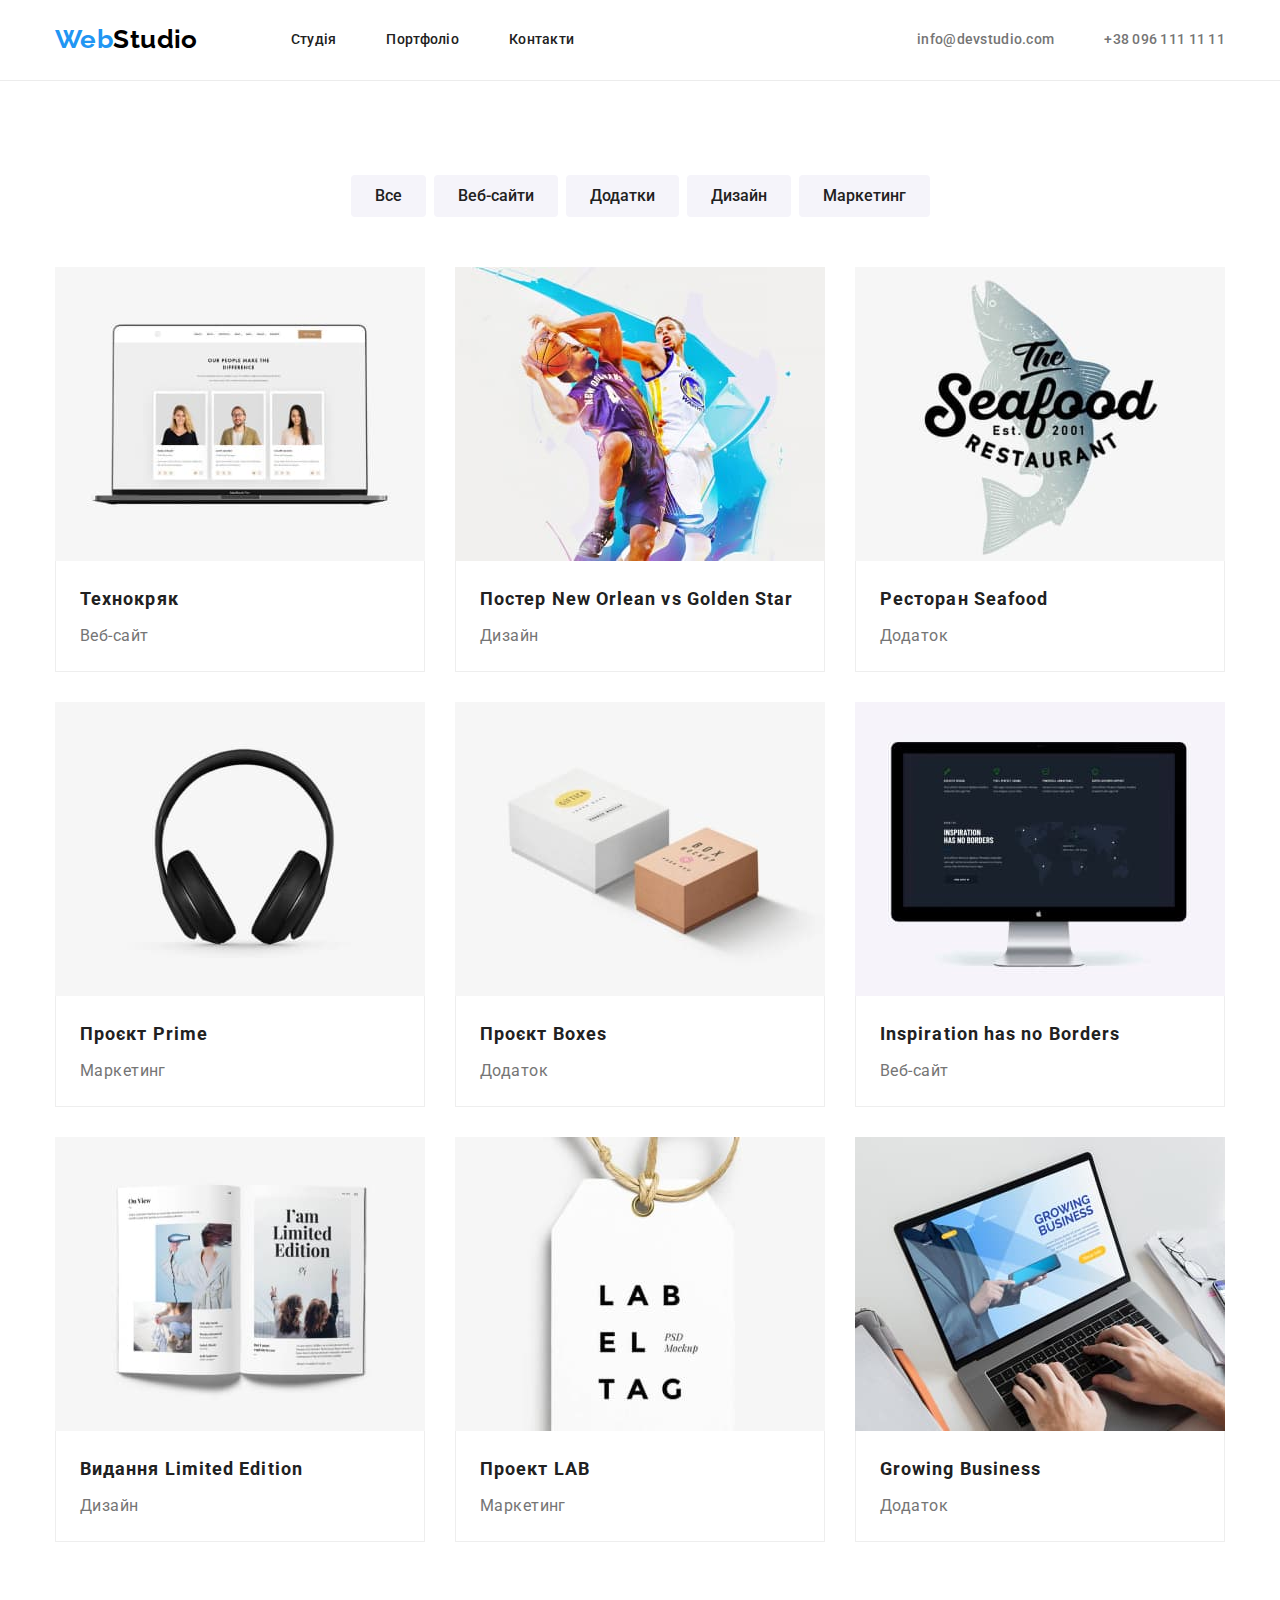
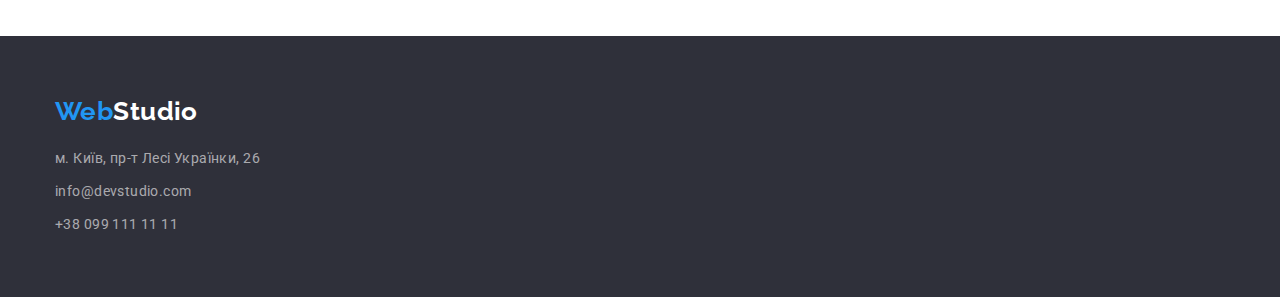
<file: portfolio.html>
<!DOCTYPE html>
<html lang="uk">
  <head>
    <meta charset="UTF-8" />
    <meta http-equiv="X-UA-Compatible" content="IE=edge" />
    <meta name="viewport" content="width=device-width, initial-scale=1.0" />
    <title>Portfolio</title>
    <link rel="preconnect" href="https://fonts.googleapis.com" />
    <link rel="preconnect" href="https://fonts.gstatic.com" crossorigin />
    <link
      href="https://fonts.googleapis.com/css2?family=Raleway:wght@700&family=Roboto:wght@400;500;700;900&display=swap"
      rel="stylesheet"
    />
    <link
      rel="stylesheet"
      href="https://cdnjs.cloudflare.com/ajax/libs/modern-normalize/1.1.0/modern-normalize.min.css"
    />
    <link rel="stylesheet" href="./css/styles.css" />
  </head>

  <body>
    <!-- шапка -->

    <header class="page-header portfolio-header">
      <div class="container">
        <nav class="nav">
          <a class="logo" href="./index.html"
            ><span class="logo-web">Web</span>Studio</a
          >

          <ul class="site-nav list">
            <li class="item"><a href="./index.html" class="link">Студія</a></li>
            <li class="item"><a href="./portfolio.html" class="link">Портфоліо</a></li>
            <li class="item"><a href="" class="link">Контакти</a></li>
          </ul>
        </nav>

        <ul class="contacts-header list">
          <li class="item">
            <a href="mailto:info@devstudio.com" class="link"
              >info@devstudio.com</a
            >
          </li>
          <li class="item">
            <a href="tel:+380961111111" class="link"
              >+38 096 111 11 11</a
            >
          </li>
        </ul>
      </div>
    </header>

    <!-- Портфоліо -->

    <main>
      <section class="portfolio">
        <div class="container">
          <ul class="list-btn">
            <li class="item-btn"><button type="button" class="portfolio-btn">Все</button></li>
            <li class="item-btn">
              <button type="button" class="portfolio-btn">Веб-сайти</button>
            </li>
            <li class="item-btn">
              <button type="button" class="portfolio-btn">Додатки</button>
            </li>
            <li class="item-btn"><button type="button" class="portfolio-btn">Дизайн</button></li>
            <li class="item-btn">
              <button type="button" class="portfolio-btn">Маркетинг</button>
            </li>
          </ul>

          <ul class="list">
            <li class="item">
              <img
                src="./images/imgp1.jpg"
                width="370"
                alt="3 людини на карточках"
              />
              <div class="card"><h2 class="portfolio-title">Технокряк</h2>
              <p>Веб-сайт</p></div>
            </li>
            <li class="item">
              <img
                src="./images/imgp2.jpg"
                width="370"
                alt="2 людини грають в баскетбол"
              />
              <div class="card"><h2 class="portfolio-title">Постер New Orlean vs Golden Star</h2>
              <p>Дизайн</p></div>
            </li>
            <li class="item">
              <img src="./images/imgp3.jpg" width="370" alt="логотип риба" />
              <div class="card"><h2 class="portfolio-title">Ресторан Seafood</h2>
              <p>Додаток</p></div>
            </li>
            <li class="item">
              <img src="./images/imgp4.jpg" width="370" alt="навушники" />
              <div class="card"><h2 class="portfolio-title">Проєкт Prime</h2>
              <p>Маркетинг</p></div>
            </li>
            <li class="item">
              <img
                src="./images/imgp5.jpg"
                width="370"
                alt="2 коробки білий та світлокоричневий"
              />
              <div class="card"><h2 class="portfolio-title">Проєкт Boxes</h2>
              <p>Додаток</p></div>
            </li>
            <li class="item">
              <img
                src="./images/imgp6.jpg"
                width="370"
                alt="монітор з зображенням"
              />
              <div class="card"><h2 class="portfolio-title">Inspiration has no Borders</h2>
              <p>Веб-сайт</p></div>
            </li>
            <li class="item">
              <img src="./images/imgp7.jpg" width="370" alt="журнал" />
              <div class="card"><h2 class="portfolio-title">Видання Limited Edition</h2>
              <p>Дизайн</p></div>
            </li>
            <li class="item">
              <img
                src="./images/imgp8.jpg"
                width="370"
                alt="бірка білого кольору"
              />
              <div class="card"><h2 class="portfolio-title">Проект LAB</h2>
              <p>Маркетинг</p></div>
            </li>
            <li class="item">
              <img
                src="./images/imgp9.jpg"
                width="370"
                alt="ноутбук з руками"
              />
              <div class="card"><h2 class="portfolio-title">Growing Business</h2>
              <p>Додаток</p></div>
            </li>
          </ul>
        </div>
      </section>
    </main>

    <!-- підвал -->

    <footer class="footer">
      <div class="container">
        <a class="logo" href="./index.html"
          ><span class="logo-web">Web</span>Studio</a
        >

        <address>
          <ul class="list">
            <li>
              <a
                href="https://goo.gl/maps/cwUCHpKbUyFMeZRM7"
                target="_blank"
                rel="noopener noreferrer nofollow"
                class="contacts-footer link"
                >м. Київ, пр-т Лесі Українки, 26</a
              >
            </li>
            <li>
              <a href="mailto:info@devstudio.com" class="contacts-footer link"
                >info@devstudio.com</a
              >
            </li>
            <li>
              <a href="tel:+380991111111" class="contacts-footer link"
                >+38 099 111 11 11</a
              >
            </li>
          </ul>
        </address>
      </div>
    </footer>
  </body>
</html>
</file>
<file: css/styles.css>
:root {
    --bcg-white-color:#FFFFFF;
    --bcg-grey-color:#F5F4FA;
    --bcg-black-color: #2F303A;
    --btn-blue-color:#2196F3;
    --text-color:#757575;
    --text-h-color: #212121;
    --text-logo-color: #000000;
}

body {
    margin: 0;
    background-color: var(--bcg-white-color);
    color: var(--text-color);
    font-family: 'Roboto', sans-serif;
    font-weight: 400;
    font-size: 14px;

    letter-spacing: 0.03em;

}

/* Властивості контейнерів */

.container {
    margin-left: auto;
    margin-right: auto;
    width: 1200px;
    padding:0 15px;

}


/* обнулення меж списків та заголовків */

.list, .list-btn {
    padding: 0;
    margin: 0;
    list-style: none;
}

h1,
h2,
h3,
h4,
h5,
h6,
p {
    margin-top: 0;
    margin-bottom: 0;
}

img {
    display: block;
    max-width: 100%;
    height: auto;
}

/* Властивості заголовків */

.section-title {
    color: var(--text-h-color);
    font-weight: 700;
    font-size: 36px;
    line-height: 1.16;
    text-align: center;
}




 /* СТУДІЯ */

 /* флекс шапки */

.page-header > .container {
    display: flex;
    justify-content: space-between;
}

.nav {
    display: flex;
    justify-content: space-between;
    align-items: center;
}

.nav > .list {
    display: flex;
    padding: 0;
}
/* шапка */



.page-header ul{
    list-style: none;
}

.page-header {
    border-bottom: 1px solid #ECECEC;
}

 /* логотип */

.logo {
    font-family: 'Raleway', sans-serif;
    font-weight: 700;
    font-size: 26px;
    line-height: 1.2;
    color: var(--text-logo-color);
    text-decoration: none;

    margin-right: 93px;
}

.logo-web {
    color: var(--btn-blue-color);
}

/* навігація */

.site-nav .link{
    display: block;
    padding-top: 32px;
    padding-bottom: 32px;

    font-weight: 500;
    font-size: 14px;
    line-height: 1.14;
    letter-spacing: 0.02em;
    color: var(--text-h-color);
    text-decoration: none;
}

.site-nav .item:not(:last-child){
    margin-right: 50px;
}

 /* Посилання */

.link{
    text-decoration: none;
    color: var(--text-color);
}

.link:hover,
.link:focus{
    color: var(--btn-blue-color);
}

/* контакти */

.contacts-header{
    display: flex;
    align-items: center;
    margin-left: auto;

    font-weight: 500;
    font-size: 14px;
    line-height: 1.14;
    letter-spacing: 0.02em;
    color: var(--text-color);
    
}

.contacts-header .item:not(:last-child){
    margin-right: 50px;
}

.contacts-header .link {
    padding-top: 32px;
    padding-bottom: 32px;
}


/* Герой чи баннер */

.hero {
    background-color: var(--bcg-black-color);
    padding: 200px 0;
    margin-right: auto;
    margin-left: auto;
    max-width: 1600px;
}

.hero > .container {
    display: flex;
    flex-direction: column;
    align-items: center;
    justify-content: center;
}

.hero .hero-title {

    margin-top: 0;
    margin-bottom: 30px;

    font-weight: 900;
    font-size: 44px;
    line-height: 1.36;
    text-transform: uppercase;
    letter-spacing: 0.06em;
    text-align: center;
    color: var(--bcg-white-color);
    width: 696px;
}

/* кнопка */

.hero-btn {
    display: inline-block;
    color: var(--bcg-white-color);
    font-weight: 700;
    font-size: 16px;
    line-height: 1.88;
    align-items: center;
    text-align: center;
    letter-spacing: 0.06em;
    border: 0;
    padding: 10px 32px;
    background: var(--btn-blue-color);
    box-shadow: 0px 4px 4px rgba(0, 0, 0, 0.15);
    border-radius: 4px;
}

.hero-btn:hover,
.hero-btn:focus {
    cursor: pointer;
}

/* Особливості компанії */

.features {
    padding-top: 94px;
}

.features .list{
    display: flex;
    flex-wrap: wrap;
}

.features .item {
    width: 270px;
    margin-right: 30px;
}


.features .item:nth-child(4n){
    margin-right: 0px;
}



.features-title {
    color: var(--text-h-color);
    font-weight: 700;
    font-size: 14px;
    line-height: 1.14;
    text-transform: uppercase;
    margin-bottom: 10px;
}

.features p{
    font-size: 14px;
    line-height: 1.71;
}

/* Чим ми займаємося */

.work {
    padding-top: 94px;
    padding-bottom: 94px;
}

.work .list {
    display: flex;
    flex-wrap: wrap;
}


.work-title {
    margin-bottom: 50px;
}

.work .item {
    margin-right: 30px;
}

.work .item:nth-child(3n) {
    margin-right: 0px;
}

.work > .item > img {
    display: block;
}

/* Команда*/

.team {
    padding-top: 94px;
    padding-bottom: 94px;
}



.team .list {
    display: flex;
    flex-wrap: wrap;
}

.team {
    background-color: var(--bcg-grey-color);

}
.team > .item {
    display: flex;
    justify-content: center;
    align-items: center;
}

.team .item {
    background-color: var(--bcg-white-color);
    box-shadow: 0px 1px 3px rgba(0, 0, 0, 0.12), 
    0px 1px 1px rgba(0, 0, 0, 0.14), 
    0px 2px 1px rgba(0, 0, 0, 0.2);
    border-radius: 0px 0px 4px 4px;

    margin-right: 30px;
}

.team .item:nth-child(4n){
    margin-right: 0;
}

.team-title {
    margin-bottom: 50px;
}

.team img {
    display: block;
}

.name-title{
    color: var(--text-h-color);
    font-weight: 500;
    font-size: 16px;
    line-height: 1.19;
    padding-top: 30px;
    margin-bottom: 10px;
    text-align: center;
}

.team p {
    font-size: 16px;
    line-height: 1.19;
    padding-bottom: 30px;
    text-align: center;
}

.team p:hover {
    text-shadow: 0px 4px 4px rgba(0, 0, 0, 0.25);
}
.team p:focus {
    text-shadow: 0px 4px 4px rgba(0, 0, 0, 0.25);
}



/* Підвал */

.footer {
    background-color: var(--bcg-black-color);
    color: var(--bcg-white-color);
    padding-top: 60px;
    padding-bottom: 60px;
}

.footer li:not(:last-child){
    margin-bottom: 9px;
}

.footer .logo {
    display: block;
    color: var(--bcg-white-color);
    margin-bottom: 20px;
    margin-right: 0;
    
}

.contacts-footer {
    font-style: normal;
    font-weight: 400;
    font-size: 14px;
    line-height: 1.71;
    color: rgba(255, 255, 255, 0.6);
}



 /* ПОРТФОЛІО */

.portfolio {
    padding-top: 94px;
    padding-bottom: 94px;
}



 /* Фільт */

.portfolio .list-btn {
    display: flex;
    justify-content: center;
    margin-bottom: 50px;
}


.portfolio-btn {
    font-family: 'Roboto', sans-serif;
    background-color: var(--bcg-grey-color);
    color: var(--text-h-color);
    font-style: normal;
    font-weight: 500;
    font-size: 16px;
    line-height: 1.62;
    text-align: center;

    border-color: transparent;
    border-radius: 4px;
    padding: 6px 22px;
}

.item-btn:not(:last-child) {
    margin-right: 8px;
}

.portfolio-btn:hover,
.portfolio-btn:focus {
    background-color: var(--btn-blue-color);
    color: var(--bcg-white-color);
    cursor: pointer;
    box-shadow: 0px 3px 1px rgba(0, 0, 0, 0.1),
    0px 1px 2px rgba(0, 0, 0, 0.08),
    0px 2px 2px rgba(0, 0, 0, 0.12);
}


 /* Список робіт */

.portfolio .list {
    display: flex;
    flex-wrap: wrap;

    /* justify-content: space-between; */
}

.portfolio .item:not(:nth-child(3n)) {
    margin-right: 30px;
}

.portfolio .item:not(:nth-last-child( -n + 3)) {
    margin-bottom: 30px;
}

.card {
    border: 1px solid #EEEEEE;
    padding: 20px 24px;
    border-top: 0;
    
    /* розміщення за відстаню між елементами */
    /* row-gap: 30px; */
    /* column-gap: 32px; */
}

.card p {
    font-size: 16px;
    line-height: 1.88;
}


.portfolio-title {
    color: var(--text-h-color);
    font-weight: 700;
    font-size: 18px;
    line-height: 2;
    letter-spacing: 0.06em;
    margin-bottom: 4px;
}
</file>
